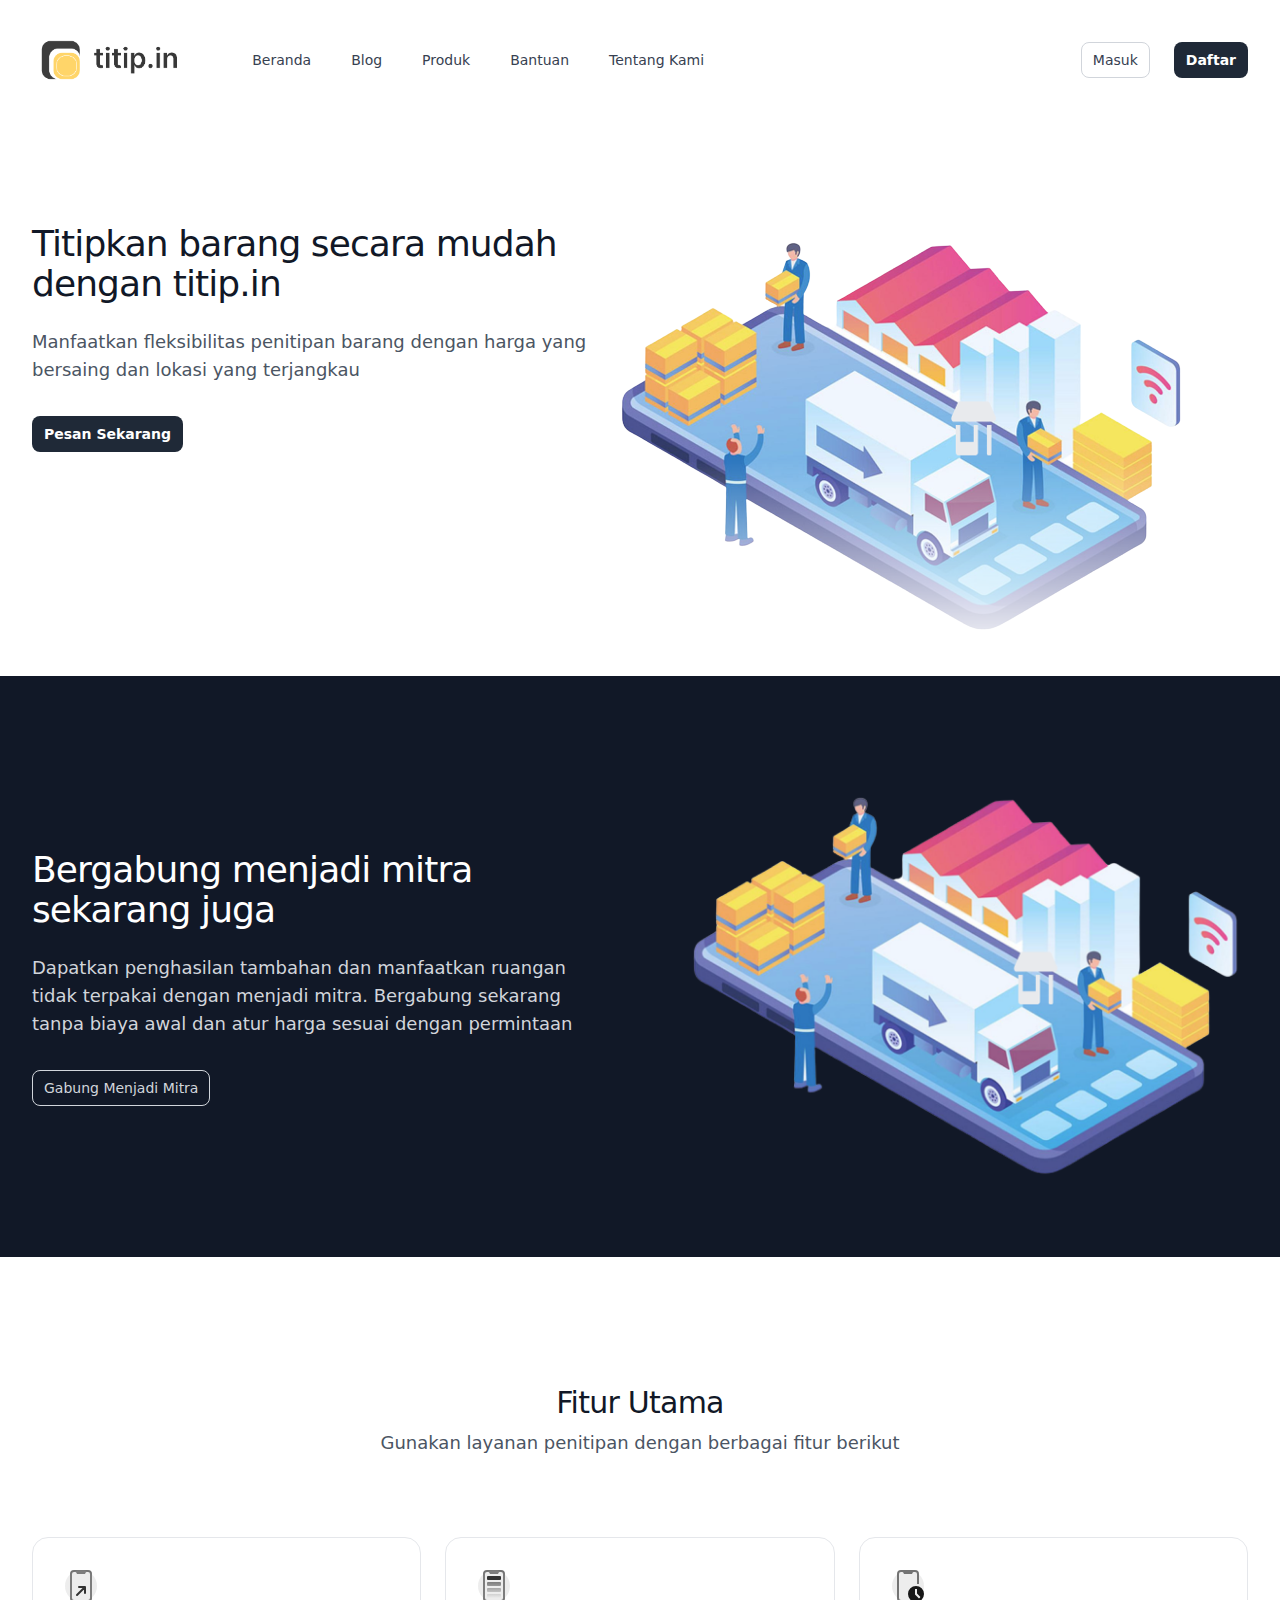
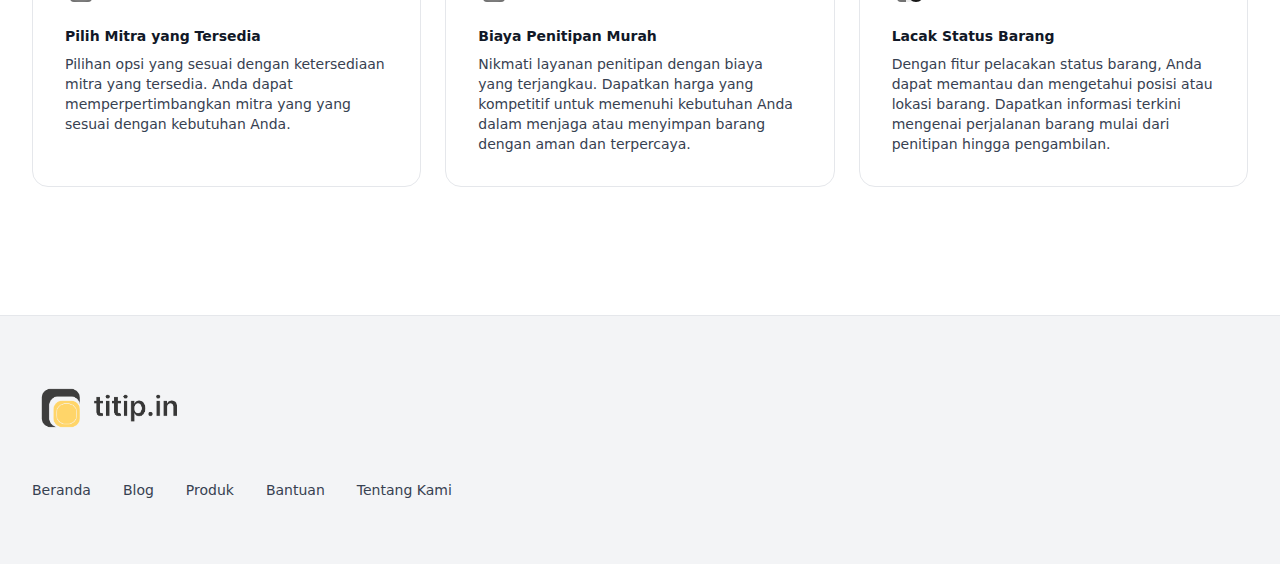
<file: index.html>
<!doctype html>
<html>
<head>
  <meta charset="UTF-8">
  <meta name="viewport" content="width=device-width, initial-scale=1.0">
  <link rel="shortcut icon" type="image/x-icon" href="./assets/images/logo.png">
  <title>titip.in : Layanan Penitipan Barang dengan Sistem Loker berbasis Daring</title>
  <link rel="stylesheet" href="./assets/css/index.css">
</head>
<body>

    <header>
        <nav>
          <div class="mx-auto max-w-7xl px-4 sm:px-6 lg:px-8 relative z-50 flex justify-between py-8">
            <div class="relative z-10 flex items-center gap-16">
              <a href="/" aria-label="Home">
                <img class="h-14 w-auto" aria-hidden="true" viewbox="0 0 160 24" fill="none" src="./assets/images/logo-text-right.png">
              </a>
      
              <div class="lg:flex lg:gap-10 sm:hidden md:hidden hidden" id="menu-desktop">
                <a class="relative -mx-3 -my-2 rounded-lg px-3 py-2 text-sm text-gray-700 transition-colors delay-150 hover:text-gray-900 hover:delay-[0ms]" href="/">
                  <span class="relative z-10">Beranda</span>
                </a>
                <a class="relative -mx-3 -my-2 rounded-lg px-3 py-2 text-sm text-gray-700 transition-colors delay-150 hover:text-gray-900 hover:delay-[0ms]" href="./blog">
                  <span class="relative z-10">Blog</span>
                </a>
                <a class="relative -mx-3 -my-2 rounded-lg px-3 py-2 text-sm text-gray-700 transition-colors delay-150 hover:text-gray-900 hover:delay-[0ms]" href="./api/produk.php">
                  <span class="relative z-10">Produk</span>
                </a>
                <a class="relative -mx-3 -my-2 rounded-lg px-3 py-2 text-sm text-gray-700 transition-colors delay-150 hover:text-gray-900 hover:delay-[0ms]" href="./api/kontak.php
                  <span class="relative z-10">Bantuan</span>
                </a>
                <a class="relative -mx-3 -my-2 rounded-lg px-3 py-2 text-sm text-gray-700 transition-colors delay-150 hover:text-gray-900 hover:delay-[0ms]" href="./api/tentang-kami">
                  <span class="relative z-10">Tentang Kami</span>
                </a>
              </div>
              
      
              <div class="hidden lg:flex lg:gap-10 lg:hidden" id="menu-mobile">
                <div class="absolute inset-x-0 top-0 z-0 origin-top rounded-b-2xl bg-gray-50 px-6 pb-6 pt-10 shadow-2xl shadow-gray-900/20 min-w-[50vw]" id="headlessui-popover-panel-:r1:" tabindex="-1" data-headlessui-state="open" data-projection-id="2" style="opacity: 1; transform: none;">
                  <div class="space-y-4">
                    <a class="block text-base leading-7 tracking-tight text-gray-700" data-headlessui-state="open" href="/">Beranda</a>
                    <a class="block text-base leading-7 tracking-tight text-gray-700" data-headlessui-state="open" href="./blog">Blog</a>
                    <a class="block text-base leading-7 tracking-tight text-gray-700" data-headlessui-state="open" href="./api/produk.php">Produk</a>
                    <a class="block text-base leading-7 tracking-tight text-gray-700" data-headlessui-state="open" href="./api/kontak.php">Bantuan</a>
                    <a class="block text-base leading-7 tracking-tight text-gray-700" data-headlessui-state="open" href="./api/tentang-kami.php">Tentang Kami</a>
                  </div>
                  <div class="mt-8 flex flex-col gap-4">
                    <a class="inline-flex justify-center rounded-lg border py-[calc(theme(spacing.2)-1px)] px-[calc(theme(spacing.3)-1px)] text-sm outline-2 outline-offset-2 transition-colors border-gray-300 text-gray-700 hover:border-gray-400 active:bg-gray-100 active:text-gray-700/80" href="./api/daftar-konsumen.php">Masuk</a>
                    <a class="inline-flex justify-center rounded-lg py-2 px-3 text-sm font-semibold outline-2 outline-offset-2 transition-colors bg-gray-800 text-white hover:bg-gray-900 active:bg-gray-800 active:text-white/80" href="./api/daftar-mitra.php">Daftar</a>
                  </div>
                </div>
              </div>
      
      
            </div>
            <div class="flex items-center gap-6">
              <div class="lg:hidden" data-headlessui-state="">
                <button class="relative z-10 -m-2 inline-flex items-center rounded-lg stroke-gray-900 p-2 hover:bg-gray-200/50 hover:stroke-gray-600 active:stroke-gray-900 [&amp;:not(:focus-visible)]:focus:outline-none" aria-label="Toggle site navigation" type="button" aria-expanded="false" data-headlessui-state="" id="headlessui-popover-button-:R2p6:">
                  <svg viewBox="0 0 24 24" fill="none" aria-hidden="true" class="h-6 w-6">
                    <path d="M5 6h14M5 18h14M5 12h14" stroke-width="2" stroke-linecap="round" stroke-linejoin="round"></path>
                  </svg>
                </button>
              </div>
      
              <a class="inline-flex justify-center rounded-lg border py-[calc(theme(spacing.2)-1px)] px-[calc(theme(spacing.3)-1px)] text-sm outline-2 outline-offset-2 transition-colors border-gray-300 text-gray-700 hover:border-gray-400 active:bg-gray-100 active:text-gray-700/80 hidden lg:block" href="./api/masuk">Masuk</a>
              <a class="inline-flex justify-center rounded-lg py-2 px-3 text-sm font-semibold outline-2 outline-offset-2 transition-colors bg-gray-800 text-white hover:bg-gray-900 active:bg-gray-800 active:text-white/80 hidden lg:block" href="./api/daftar-mitra.php">Daftar</a>
            </div>
          </div>
        
          <script>
            // JavaScript to handle mobile menu toggle
            const button = document.getElementById('headlessui-popover-button-:R2p6:');
            const menu = document.getElementById('menu-mobile');
      
        
            button.addEventListener('click', () => {
              const expanded = button.getAttribute('aria-expanded') === 'true' || false;
              button.setAttribute('aria-expanded', !expanded);
              menu.classList.toggle('hidden');
            });
          </script>
        </nav>
          </header>


          <main>
            <section id="banner-customer" class="overflow-hidden lg:py-20 sm:py-32 lg:pb-32 xl:pb-36">
              <div class="mx-auto max-w-7xl px-4 sm:px-6 lg:px-8">
                <div class="lg:grid lg:grid-cols-12 lg:gap-x-8 lg:gap-y-20">
                  <div class="relative z-10 mx-auto max-w-2xl lg:col-span-7 lg:max-w-none lg:pt-6 xl:col-span-6">
                    <h1 class="text-4xl font-medium tracking-tight text-gray-900">Titipkan barang secara mudah dengan titip.in</h1>
                    <p class="mt-6 text-lg text-gray-600">Manfaatkan fleksibilitas penitipan barang dengan harga yang bersaing dan lokasi yang terjangkau</p>
                    <div class="mt-8 flex flex-wrap gap-x-6 gap-y-4"><a class="inline-flex justify-center rounded-lg py-2 px-3 text-sm font-semibold outline-2 outline-offset-2 transition-colors bg-gray-800 text-white hover:bg-gray-900 active:bg-gray-800 active:text-white/80 lg:block" href="./api/daftar-konsumen.php">Pesan Sekarang</a>
      
                      
                      </div>
                  </div>
                  <div class="relative mt-10 sm:mt-20 lg:col-span-5 lg:row-span-2 lg:mt-0 xl:col-span-6">
                    <div class="absolute left-1/2 top-4 h-[1026px] w-[1026px] -translate-x-1/3 stroke-gray-300/70 [mask-image:linear-gradient(to_bottom,white_20%,transparent_75%)] sm:top-16 sm:-translate-x-1/2 lg:-top-16 lg:ml-12 xl:-top-14 xl:ml-0"></div>
                    <div class="-mx-4 pb-9 h-auto lg:h-[448px] px-9 [mask-image:linear-gradient(to_bottom,white_60%,transparent)] sm:mx-0 lg:absolute lg:-inset-x-10 lg:-bottom-20 lg:-top-10 lg:h-auto lg:px-0 lg:pt-10 xl:-bottom-32"><img src="./assets/images/vektor-mitra.png" alt="Embedded Image" class=""></div>
                  </div>
                </div>
              </div>
            </section>
      
              <section id="banner-mitra" aria-label="Features for investing all your money" class="bg-gray-900 pt-5 pb-20 lg:py-20 sm:py-32">
                  <div class="mx-auto max-w-7xl px-4 sm:px-6 lg:px-8 mt-20 md:mt-0">
                    <div class="grid grid-cols-12 items-center gap-8 lg:gap-16 xl:gap-24">
                      <div class="relative z-10 col-span-12 md:col-span-6 space-y-6" role="tablist" aria-orientation="vertical">
                        <div class="relative z-10 mx-auto max-w-2xl lg:col-span-7 lg:max-w-none lg:pt-6 xl:col-span-6">
                          <h1 class="text-4xl font-medium tracking-tight text-white">Bergabung menjadi mitra sekarang juga</h1>
                          <p class="mt-6 text-lg text-gray-300">Dapatkan penghasilan tambahan dan manfaatkan ruangan tidak terpakai dengan menjadi mitra. Bergabung sekarang tanpa biaya awal dan atur harga sesuai dengan permintaan </p>
                          <div class="mt-8 flex flex-wrap gap-x-6 gap-y-4"><a class="inline-flex justify-center rounded-lg border py-[calc(theme(spacing.2)-1px)] px-[calc(theme(spacing.3)-1px)] text-sm outline-2 outline-offset-2 transition-colors border-gray-300 text-gray-300 hover:border-gray-400 active:bg-gray-100 active:text-gray-400" href="./api/daftar-konsumen.php"><span class="">Gabung Menjadi Mitra</span></a></div>
                        </div>
                      </div>
                      <div class="relative col-span-12 md:col-span-6"><img src="./assets/images/vektor-mitra.png" alt="Embedded Image" class=""></div>
                    </div>
                  </div>
                </section>
                
      
            <section id="secondary-features" aria-label="Features for building a portfolio" class="py-20 sm:py-32">
              <div class="mx-auto max-w-7xl px-4 sm:px-6 lg:px-8">
                <div class="mx-auto max-w-2xl sm:text-center">
                  <h2 class="text-3xl font-medium tracking-tight text-gray-900">Fitur Utama</h2>
                  <p class="mt-2 text-lg text-gray-600">Gunakan layanan penitipan dengan berbagai fitur berikut</p>
                </div>
                <ul role="list" class="mx-auto mt-16 grid max-w-2xl grid-cols-1 gap-6 text-sm sm:mt-20 sm:grid-cols-2 md:gap-y-10 lg:max-w-none lg:grid-cols-3">
                  <li class="rounded-2xl border border-gray-200 p-8"><svg viewBox="0 0 32 32" aria-hidden="true" class="h-8 w-8">
                      <path fill-rule="evenodd" clip-rule="evenodd" d="M9 0a4 4 0 00-4 4v24a4 4 0 004 4h14a4 4 0 004-4V4a4 4 0 00-4-4H9zm0 2a2 2 0 00-2 2v24a2 2 0 002 2h14a2 2 0 002-2V4a2 2 0 00-2-2h-1.382a1 1 0 00-.894.553l-.448.894a1 1 0 01-.894.553h-6.764a1 1 0 01-.894-.553l-.448-.894A1 1 0 0010.382 2H9z" fill="#737373"></path>
                      <path d="M12 25l8-8m0 0h-6m6 0v6" stroke="#171717" stroke-width="2" stroke-linecap="round"></path>
                      <circle cx="16" cy="16" r="16" fill="#A3A3A3" fill-opacity="0.2"></circle>
                    </svg>
                    <h3 class="mt-6 font-semibold text-gray-900">Pilih Mitra yang Tersedia</h3>
                    <p class="mt-2 text-gray-700">Pilihan opsi yang sesuai dengan ketersediaan mitra yang tersedia. Anda dapat memperpertimbangkan mitra yang yang sesuai dengan kebutuhan Anda.</p>
                  </li>
                  <li class="rounded-2xl border border-gray-200 p-8"><svg viewBox="0 0 32 32" aria-hidden="true" class="h-8 w-8">
                      <path fill-rule="evenodd" clip-rule="evenodd" d="M9 0a4 4 0 00-4 4v24a4 4 0 004 4h14a4 4 0 004-4V4a4 4 0 00-4-4H9zm0 2a2 2 0 00-2 2v24a2 2 0 002 2h14a2 2 0 002-2V4a2 2 0 00-2-2h-1.382a1 1 0 00-.894.553l-.448.894a1 1 0 01-.894.553h-6.764a1 1 0 01-.894-.553l-.448-.894A1 1 0 0010.382 2H9z" fill="#737373"></path>
                      <path fill-rule="evenodd" clip-rule="evenodd" d="M9 13a1 1 0 011-1h12a1 1 0 011 1v2a1 1 0 01-1 1H10a1 1 0 01-1-1v-2zm0 6a1 1 0 011-1h12a1 1 0 011 1v2a1 1 0 01-1 1H10a1 1 0 01-1-1v-2zm1 5a1 1 0 00-1 1v2a1 1 0 001 1h12a1 1 0 001-1v-2a1 1 0 00-1-1H10z" fill="url(#:R1adm:-gradient)"></path>
                      <rect x="9" y="6" width="14" height="4" rx="1" fill="#171717"></rect>
                      <circle cx="16" cy="16" r="16" fill="#A3A3A3" fill-opacity="0.2"></circle>
                      <defs>
                        <linearGradient id=":R1adm:-gradient" x1="16" y1="12" x2="16" y2="28" gradientUnits="userSpaceOnUse">
                          <stop stop-color="#737373"></stop>
                          <stop offset="1" stop-color="#737373" stop-opacity="0"></stop>
                        </linearGradient>
                      </defs>
                    </svg>
                    <h3 class="mt-6 font-semibold text-gray-900">Biaya Penitipan Murah</h3>
                    <p class="mt-2 text-gray-700">Nikmati layanan penitipan dengan biaya yang terjangkau. Dapatkan harga yang kompetitif untuk memenuhi kebutuhan Anda dalam menjaga atau menyimpan barang dengan aman dan terpercaya.</p>
                  </li>
                  <li class="rounded-2xl border border-gray-200 p-8"><svg viewBox="0 0 32 32" aria-hidden="true" class="h-8 w-8">
                      <circle cx="16" cy="16" r="16" fill="#A3A3A3" fill-opacity="0.2"></circle>
                      <path fill-rule="evenodd" clip-rule="evenodd" d="M5 4a4 4 0 014-4h14a4 4 0 014 4v10h-2V4a2 2 0 00-2-2h-1.382a1 1 0 00-.894.553l-.448.894a1 1 0 01-.894.553h-6.764a1 1 0 01-.894-.553l-.448-.894A1 1 0 0010.382 2H9a2 2 0 00-2 2v24a2 2 0 002 2h5v2H9a4 4 0 01-4-4V4z" fill="#737373"></path>
                      <path fill-rule="evenodd" clip-rule="evenodd" d="M24 32a8 8 0 100-16 8 8 0 000 16zm1-8.414V19h-2v5.414l4 4L28.414 27 25 23.586z" fill="#171717"></path>
                    </svg>
                    <h3 class="mt-6 font-semibold text-gray-900">Lacak Status Barang</h3>
                    <p class="mt-2 text-gray-700">Dengan fitur pelacakan status barang, Anda dapat memantau dan mengetahui posisi atau lokasi barang. Dapatkan informasi terkini mengenai perjalanan barang mulai dari penitipan hingga pengambilan.</p>
                  </li>
                </ul>
              </div>
            </section>
          </main>

          <footer class="border-t border-gray-200 bg-gray-100">
            <div class="mx-auto max-w-7xl px-4 sm:px-6 lg:px-8">
              <div class="flex flex-col items-start justify-between gap-y-12 pb-6 pt-16 lg:flex-row lg:items-center lg:py-16">
                <div>
                  <div class="flex items-center text-gray-900">
                    <img class="h-14 w-auto" aria-hidden="true" viewbox="0 0 160 24" fill="none" src="./assets/images/logo-text-right.png">
                  </div>
                  <nav class="mt-11 flex gap-8"><a class="relative -mx-3 -my-2 rounded-lg px-3 py-2 text-sm text-gray-700 transition-colors delay-150 hover:text-gray-900 hover:delay-[0ms]" href="/"><span class="relative z-10">Beranda</span></a><a class="relative -mx-3 -my-2 rounded-lg px-3 py-2 text-sm text-gray-700 transition-colors delay-150 hover:text-gray-900 hover:delay-[0ms]" href="./blog"><span class="relative z-10">Blog</span></a><a class="relative -mx-3 -my-2 rounded-lg px-3 py-2 text-sm text-gray-700 transition-colors delay-150 hover:text-gray-900 hover:delay-[0ms]" href="./produk"><span class="relative z-10">Produk</span></a><a class="relative -mx-3 -my-2 rounded-lg px-3 py-2 text-sm text-gray-700 transition-colors delay-150 hover:text-gray-900 hover:delay-[0ms]" href="./bantuan"><span class="relative z-10">Bantuan</span></a><a class="relative -mx-3 -my-2 rounded-lg px-3 py-2 text-sm text-gray-700 transition-colors delay-150 hover:text-gray-900 hover:delay-[0ms]" href="./tentang-kami"><span class="relative z-10">Tentang Kami</span></a></nav>
                </div>
              </div>
            </div>
          </footer>

</body>
</html>
</file>
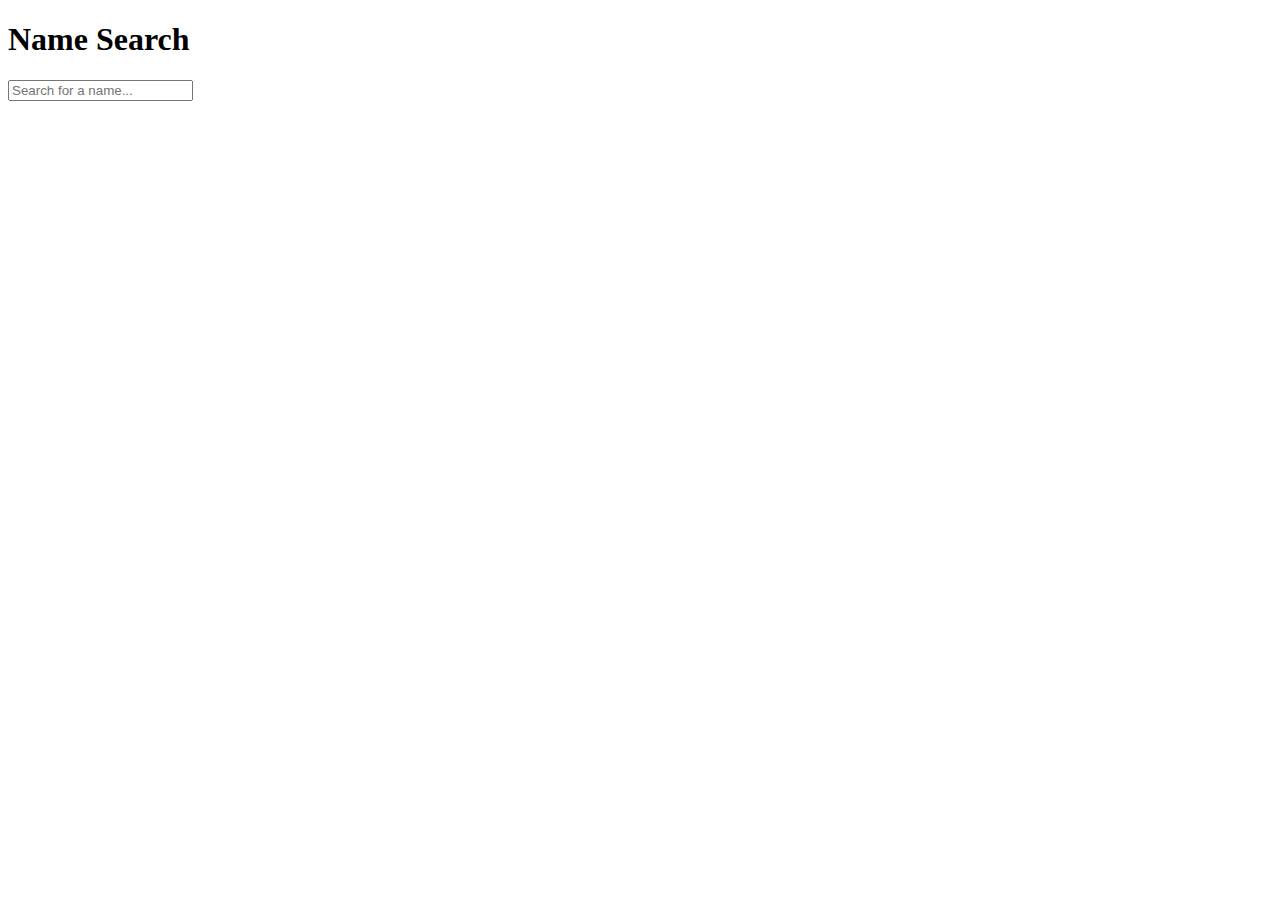
<file: anti.html>
<!DOCTYPE html>
<html lang="en">
<head>
    <meta charset="UTF-8">
    <meta name="viewport" content="width=device-width, initial-scale=1.0">
    <title>Name Search</title>
</head>
<body>
    <h1>Name Search</h1>
    <input type="text" id="searchInput" placeholder="Search for a name...">
    <div id="results"></div>

    <script>
        const searchInput = document.getElementById('searchInput');
        const resultsContainer = document.getElementById('results');

        searchInput.addEventListener('input', () => {
            const query = searchInput.value.trim();
            
            fetch(`./api/cari-nama.php?query=${encodeURIComponent(query)}`)
                .then(response => response.json())
                .then(data => {
                    resultsContainer.innerHTML = '';
                    const keys = Object.keys(data);

                    if (keys.length > 0) {
                        keys.forEach(key => {
                            const resultItem = document.createElement('div');
                            resultItem.textContent = data[key];
                            resultsContainer.appendChild(resultItem);
                        });
                    } else {
                        const noResults = document.createElement('div');
                        noResults.textContent = 'No results found.';
                        resultsContainer.appendChild(noResults);
                    }
                })
                .catch(error => {
                    console.error('Error fetching data:', error);
                    resultsContainer.innerHTML = 'An error occurred while fetching data.';
                });
        });
    </script>
</body>
</html>
</file>
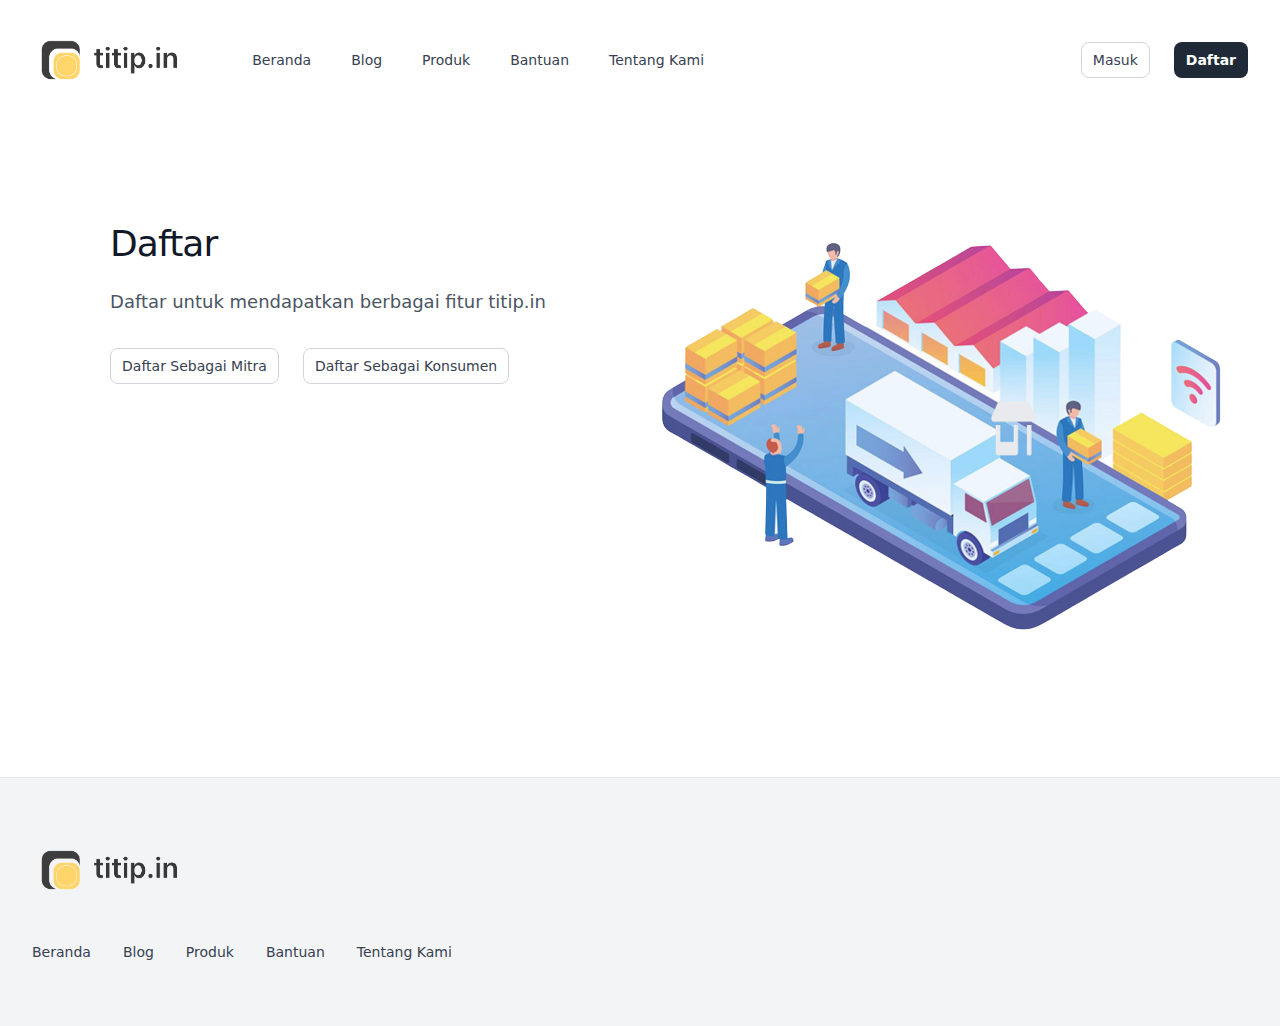
<file: daftar.html>
<!doctype html>
<html>
<head>
  <meta charset="UTF-8">
  <meta name="viewport" content="width=device-width, initial-scale=1.0">
  <link rel="shortcut icon" type="image/x-icon" href="./assets/images/logo.png">
  <title>titip.in : Layanan Penitipan Barang dengan Sistem Loker berbasis Daring</title>
  <link rel="stylesheet" href="./assets/css/index.css">
</head>
<body>

    <header>
        <nav>
          <div class="mx-auto max-w-7xl px-4 sm:px-6 lg:px-8 relative z-50 flex justify-between py-8">
            <div class="relative z-10 flex items-center gap-16">
              <a href="/" aria-label="Home">
                <img class="h-14 w-auto" aria-hidden="true" viewbox="0 0 160 24" fill="none" src="./assets/images/logo-text-right.png">
              </a>
      
              <div class="lg:flex lg:gap-10 sm:hidden md:hidden hidden" id="menu-desktop">
                <a class="relative -mx-3 -my-2 rounded-lg px-3 py-2 text-sm text-gray-700 transition-colors delay-150 hover:text-gray-900 hover:delay-[0ms]" href="/">
                  <span class="relative z-10">Beranda</span>
                </a>
                <a class="relative -mx-3 -my-2 rounded-lg px-3 py-2 text-sm text-gray-700 transition-colors delay-150 hover:text-gray-900 hover:delay-[0ms]" href="./blog">
                  <span class="relative z-10">Blog</span>
                </a>
                <a class="relative -mx-3 -my-2 rounded-lg px-3 py-2 text-sm text-gray-700 transition-colors delay-150 hover:text-gray-900 hover:delay-[0ms]" href="./produk">
                  <span class="relative z-10">Produk</span>
                </a>
                <a class="relative -mx-3 -my-2 rounded-lg px-3 py-2 text-sm text-gray-700 transition-colors delay-150 hover:text-gray-900 hover:delay-[0ms]" href="./bantuan">
                  <span class="relative z-10">Bantuan</span>
                </a>
                <a class="relative -mx-3 -my-2 rounded-lg px-3 py-2 text-sm text-gray-700 transition-colors delay-150 hover:text-gray-900 hover:delay-[0ms]" href="./tentang-kami">
                  <span class="relative z-10">Tentang Kami</span>
                </a>
              </div>
              
      
              <div class="hidden lg:flex lg:gap-10 lg:hidden" id="menu-mobile">
                <div class="absolute inset-x-0 top-0 z-0 origin-top rounded-b-2xl bg-gray-50 px-6 pb-6 pt-10 shadow-2xl shadow-gray-900/20 min-w-[50vw]" id="headlessui-popover-panel-:r1:" tabindex="-1" data-headlessui-state="open" data-projection-id="2" style="opacity: 1; transform: none;">
                  <div class="space-y-4">
                    <a class="block text-base leading-7 tracking-tight text-gray-700" data-headlessui-state="open" href="/">Beranda</a>
                    <a class="block text-base leading-7 tracking-tight text-gray-700" data-headlessui-state="open" href="./blog">Blog</a>
                    <a class="block text-base leading-7 tracking-tight text-gray-700" data-headlessui-state="open" href="./produk">Produk</a>
                    <a class="block text-base leading-7 tracking-tight text-gray-700" data-headlessui-state="open" href="./bantuan">Bantuan</a>
                    <a class="block text-base leading-7 tracking-tight text-gray-700" data-headlessui-state="open" href="./tentang-kami">Tentang Kami</a>
                  </div>
                  <div class="mt-8 flex flex-col gap-4">
                    <a class="inline-flex justify-center rounded-lg border py-[calc(theme(spacing.2)-1px)] px-[calc(theme(spacing.3)-1px)] text-sm outline-2 outline-offset-2 transition-colors border-gray-300 text-gray-700 hover:border-gray-400 active:bg-gray-100 active:text-gray-700/80" href="./api/masuk">Masuk</a>
                    <a class="inline-flex justify-center rounded-lg py-2 px-3 text-sm font-semibold outline-2 outline-offset-2 transition-colors bg-gray-800 text-white hover:bg-gray-900 active:bg-gray-800 active:text-white/80" href="./api/daftar">Daftar</a>
                  </div>
                </div>
              </div>
      
      
            </div>
            <div class="flex items-center gap-6">
              <div class="lg:hidden" data-headlessui-state="">
                <button class="relative z-10 -m-2 inline-flex items-center rounded-lg stroke-gray-900 p-2 hover:bg-gray-200/50 hover:stroke-gray-600 active:stroke-gray-900 [&amp;:not(:focus-visible)]:focus:outline-none" aria-label="Toggle site navigation" type="button" aria-expanded="false" data-headlessui-state="" id="headlessui-popover-button-:R2p6:">
                  <svg viewBox="0 0 24 24" fill="none" aria-hidden="true" class="h-6 w-6">
                    <path d="M5 6h14M5 18h14M5 12h14" stroke-width="2" stroke-linecap="round" stroke-linejoin="round"></path>
                  </svg>
                </button>
              </div>
      
              <a class="inline-flex justify-center rounded-lg border py-[calc(theme(spacing.2)-1px)] px-[calc(theme(spacing.3)-1px)] text-sm outline-2 outline-offset-2 transition-colors border-gray-300 text-gray-700 hover:border-gray-400 active:bg-gray-100 active:text-gray-700/80 hidden lg:block" href="./api/masuk">Masuk</a>
              <a class="inline-flex justify-center rounded-lg py-2 px-3 text-sm font-semibold outline-2 outline-offset-2 transition-colors bg-gray-800 text-white hover:bg-gray-900 active:bg-gray-800 active:text-white/80 hidden lg:block" href="./api/daftar">Daftar</a>
            </div>
          </div>
        
          <script>
            // JavaScript to handle mobile menu toggle
            const button = document.getElementById('headlessui-popover-button-:R2p6:');
            const menu = document.getElementById('menu-mobile');
      
        
            button.addEventListener('click', () => {
              const expanded = button.getAttribute('aria-expanded') === 'true' || false;
              button.setAttribute('aria-expanded', !expanded);
              menu.classList.toggle('hidden');
            });
          </script>
        </nav>
          </header>


      
            <main>
              <section id="banner-customer" class="overflow-hidden lg:py-20 sm:py-32 lg:pb-32 xl:pb-36">
                <div class="mx-auto max-w-7xl px-4 sm:px-6 lg:px-8">
                  <div class="lg:grid lg:grid-cols-12 lg:gap-x-8 lg:gap-y-20">
                    <div class="relative z-10 mx-auto max-w-2xl lg:col-span-7 lg:max-w-none lg:pt-6 xl:col-span-6">
                      <h1 class="text-4xl font-medium tracking-tight text-gray-900">Daftar</h1>
                      <p class="mt-6 text-lg text-gray-600">Daftar untuk mendapatkan berbagai fitur titip.in
  
  </p>
                      <div class="mt-8 flex flex-wrap gap-x-6 gap-y-4"><a class="inline-flex justify-center rounded-lg border py-[calc(theme(spacing.2)-1px)] px-[calc(theme(spacing.3)-1px)] text-sm outline-2 outline-offset-2 transition-colors border-gray-300 text-gray-700 hover:border-gray-400 active:bg-gray-100 active:text-gray-700/80" href="https://www.youtube.com/watch?v=dQw4w9WgXcQ"><span class="">Daftar Sebagai Mitra</span></a><a class="inline-flex justify-center rounded-lg border py-[calc(theme(spacing.2)-1px)] px-[calc(theme(spacing.3)-1px)] text-sm outline-2 outline-offset-2 transition-colors border-gray-300 text-gray-700 hover:border-gray-400 active:bg-gray-100 active:text-gray-700/80" href="https://www.youtube.com/watch?v=dQw4w9WgXcQ"><span class="">Daftar Sebagai Konsumen</span></a></div>
                    </div>
                    <div class="relative mt-10 sm:mt-20 lg:col-span-5 lg:row-span-2 lg:mt-0 xl:col-span-6">
                      
                      <img src="./assets/images/vektor-mitra.png" alt="Embedded Image" class="max-w-sm">
                    </div>
                  </div>
                </div>
              </section>
          </main>
      


          <footer class="border-t border-gray-200 bg-gray-100">
            <div class="mx-auto max-w-7xl px-4 sm:px-6 lg:px-8">
              <div class="flex flex-col items-start justify-between gap-y-12 pb-6 pt-16 lg:flex-row lg:items-center lg:py-16">
                <div>
                  <div class="flex items-center text-gray-900">
                    <img class="h-14 w-auto" aria-hidden="true" viewbox="0 0 160 24" fill="none" src="./assets/images/logo-text-right.png">
                  </div>
                  <nav class="mt-11 flex gap-8"><a class="relative -mx-3 -my-2 rounded-lg px-3 py-2 text-sm text-gray-700 transition-colors delay-150 hover:text-gray-900 hover:delay-[0ms]" href="/"><span class="relative z-10">Beranda</span></a><a class="relative -mx-3 -my-2 rounded-lg px-3 py-2 text-sm text-gray-700 transition-colors delay-150 hover:text-gray-900 hover:delay-[0ms]" href="./blog"><span class="relative z-10">Blog</span></a><a class="relative -mx-3 -my-2 rounded-lg px-3 py-2 text-sm text-gray-700 transition-colors delay-150 hover:text-gray-900 hover:delay-[0ms]" href="./produk"><span class="relative z-10">Produk</span></a><a class="relative -mx-3 -my-2 rounded-lg px-3 py-2 text-sm text-gray-700 transition-colors delay-150 hover:text-gray-900 hover:delay-[0ms]" href="./bantuan"><span class="relative z-10">Bantuan</span></a><a class="relative -mx-3 -my-2 rounded-lg px-3 py-2 text-sm text-gray-700 transition-colors delay-150 hover:text-gray-900 hover:delay-[0ms]" href="./tentang-kami"><span class="relative z-10">Tentang Kami</span></a></nav>
                </div>
              </div>
            </div>
          </footer>

</body>
</html>
</file>
<file: assets/css/index.css>
/* ! tailwindcss v3.3.3 | MIT License | https://tailwindcss.com */*,::after,::before{box-sizing:border-box;border-width:0;border-style:solid;border-color:#e5e7eb}::after,::before{--tw-content:''}html{line-height:1.5;-webkit-text-size-adjust:100%;-moz-tab-size:4;tab-size:4;font-family:ui-sans-serif, system-ui, -apple-system, BlinkMacSystemFont, "Segoe UI", Roboto, "Helvetica Neue", Arial, "Noto Sans", sans-serif, "Apple Color Emoji", "Segoe UI Emoji", "Segoe UI Symbol", "Noto Color Emoji";font-feature-settings:normal;font-variation-settings:normal}body{margin:0;line-height:inherit}hr{height:0;color:inherit;border-top-width:1px}abbr:where([title]){-webkit-text-decoration:underline dotted;text-decoration:underline dotted}h1,h2,h3,h4,h5,h6{font-size:inherit;font-weight:inherit}a{color:inherit;text-decoration:inherit}b,strong{font-weight:bolder}code,kbd,pre,samp{font-family:ui-monospace, SFMono-Regular, Menlo, Monaco, Consolas, "Liberation Mono", "Courier New", monospace;font-size:1em}small{font-size:80%}sub,sup{font-size:75%;line-height:0;position:relative;vertical-align:baseline}sub{bottom:-.25em}sup{top:-.5em}table{text-indent:0;border-color:inherit;border-collapse:collapse}button,input,optgroup,select,textarea{font-family:inherit;font-feature-settings:inherit;font-variation-settings:inherit;font-size:100%;font-weight:inherit;line-height:inherit;color:inherit;margin:0;padding:0}button,select{text-transform:none}[type=button],[type=reset],[type=submit],button{-webkit-appearance:button;background-color:transparent;background-image:none}:-moz-focusring{outline:auto}:-moz-ui-invalid{box-shadow:none}progress{vertical-align:baseline}::-webkit-inner-spin-button,::-webkit-outer-spin-button{height:auto}[type=search]{-webkit-appearance:textfield;outline-offset:-2px}::-webkit-search-decoration{-webkit-appearance:none}::-webkit-file-upload-button{-webkit-appearance:button;font:inherit}summary{display:list-item}blockquote,dd,dl,figure,h1,h2,h3,h4,h5,h6,hr,p,pre{margin:0}fieldset{margin:0;padding:0}legend{padding:0}menu,ol,ul{list-style:none;margin:0;padding:0}dialog{padding:0}textarea{resize:vertical}input::placeholder,textarea::placeholder{opacity:1;color:#9ca3af}[role=button],button{cursor:pointer}:disabled{cursor:default}audio,canvas,embed,iframe,img,object,svg,video{display:block;vertical-align:middle}img,video{max-width:100%;height:auto}[hidden]{display:none}*, ::before, ::after{--tw-border-spacing-x:0;--tw-border-spacing-y:0;--tw-translate-x:0;--tw-translate-y:0;--tw-rotate:0;--tw-skew-x:0;--tw-skew-y:0;--tw-scale-x:1;--tw-scale-y:1;--tw-pan-x: ;--tw-pan-y: ;--tw-pinch-zoom: ;--tw-scroll-snap-strictness:proximity;--tw-gradient-from-position: ;--tw-gradient-via-position: ;--tw-gradient-to-position: ;--tw-ordinal: ;--tw-slashed-zero: ;--tw-numeric-figure: ;--tw-numeric-spacing: ;--tw-numeric-fraction: ;--tw-ring-inset: ;--tw-ring-offset-width:0px;--tw-ring-offset-color:#fff;--tw-ring-color:rgb(59 130 246 / 0.5);--tw-ring-offset-shadow:0 0 #0000;--tw-ring-shadow:0 0 #0000;--tw-shadow:0 0 #0000;--tw-shadow-colored:0 0 #0000;--tw-blur: ;--tw-brightness: ;--tw-contrast: ;--tw-grayscale: ;--tw-hue-rotate: ;--tw-invert: ;--tw-saturate: ;--tw-sepia: ;--tw-drop-shadow: ;--tw-backdrop-blur: ;--tw-backdrop-brightness: ;--tw-backdrop-contrast: ;--tw-backdrop-grayscale: ;--tw-backdrop-hue-rotate: ;--tw-backdrop-invert: ;--tw-backdrop-opacity: ;--tw-backdrop-saturate: ;--tw-backdrop-sepia: }::backdrop{--tw-border-spacing-x:0;--tw-border-spacing-y:0;--tw-translate-x:0;--tw-translate-y:0;--tw-rotate:0;--tw-skew-x:0;--tw-skew-y:0;--tw-scale-x:1;--tw-scale-y:1;--tw-pan-x: ;--tw-pan-y: ;--tw-pinch-zoom: ;--tw-scroll-snap-strictness:proximity;--tw-gradient-from-position: ;--tw-gradient-via-position: ;--tw-gradient-to-position: ;--tw-ordinal: ;--tw-slashed-zero: ;--tw-numeric-figure: ;--tw-numeric-spacing: ;--tw-numeric-fraction: ;--tw-ring-inset: ;--tw-ring-offset-width:0px;--tw-ring-offset-color:#fff;--tw-ring-color:rgb(59 130 246 / 0.5);--tw-ring-offset-shadow:0 0 #0000;--tw-ring-shadow:0 0 #0000;--tw-shadow:0 0 #0000;--tw-shadow-colored:0 0 #0000;--tw-blur: ;--tw-brightness: ;--tw-contrast: ;--tw-grayscale: ;--tw-hue-rotate: ;--tw-invert: ;--tw-saturate: ;--tw-sepia: ;--tw-drop-shadow: ;--tw-backdrop-blur: ;--tw-backdrop-brightness: ;--tw-backdrop-contrast: ;--tw-backdrop-grayscale: ;--tw-backdrop-hue-rotate: ;--tw-backdrop-invert: ;--tw-backdrop-opacity: ;--tw-backdrop-saturate: ;--tw-backdrop-sepia: }.absolute{position:absolute}.relative{position:relative}.inset-x-0{left:0px;right:0px}.top-0{top:0px}.left-1\/2{left:50%}.top-4{top:1rem}.z-0{z-index:0}.z-10{z-index:10}.z-50{z-index:50}.col-span-12{grid-column:span 12 / span 12}.-m-2{margin:-0.5rem}.-mx-3{margin-left:-0.75rem;margin-right:-0.75rem}.-my-2{margin-top:-0.5rem;margin-bottom:-0.5rem}.mx-auto{margin-left:auto;margin-right:auto}.-mx-4{margin-left:-1rem;margin-right:-1rem}.mt-8{margin-top:2rem}.ml-2{margin-left:0.5rem}.ml-2\.5{margin-left:0.625rem}.mt-10{margin-top:2.5rem}.mt-11{margin-top:2.75rem}.mt-16{margin-top:4rem}.mt-2{margin-top:0.5rem}.mt-20{margin-top:5rem}.mt-6{margin-top:1.5rem}.block{display:block}.flex{display:flex}.inline-flex{display:inline-flex}.grid{display:grid}.hidden{display:none}.h-14{height:3.5rem}.h-6{height:1.5rem}.h-8{height:2rem}.h-\[1026px\]{height:1026px}.h-auto{height:auto}.w-6{width:1.5rem}.w-auto{width:auto}.w-8{width:2rem}.w-\[1026px\]{width:1026px}.min-w-\[50vw\]{min-width:50vw}.max-w-7xl{max-width:80rem}.max-w-2xl{max-width:42rem}.flex-none{flex:none}.origin-top{transform-origin:top}.-translate-x-1\/3{--tw-translate-x:-33.333333%;transform:translate(var(--tw-translate-x), var(--tw-translate-y)) rotate(var(--tw-rotate)) skewX(var(--tw-skew-x)) skewY(var(--tw-skew-y)) scaleX(var(--tw-scale-x)) scaleY(var(--tw-scale-y))}.grid-cols-1{grid-template-columns:repeat(1, minmax(0, 1fr))}.grid-cols-12{grid-template-columns:repeat(12, minmax(0, 1fr))}.flex-col{flex-direction:column}.flex-wrap{flex-wrap:wrap}.items-start{align-items:flex-start}.items-center{align-items:center}.justify-center{justify-content:center}.justify-between{justify-content:space-between}.gap-16{gap:4rem}.gap-4{gap:1rem}.gap-6{gap:1.5rem}.gap-8{gap:2rem}.gap-x-6{column-gap:1.5rem}.gap-y-12{row-gap:3rem}.gap-y-4{row-gap:1rem}.space-y-4 > :not([hidden]) ~ :not([hidden]){--tw-space-y-reverse:0;margin-top:calc(1rem * calc(1 - var(--tw-space-y-reverse)));margin-bottom:calc(1rem * var(--tw-space-y-reverse))}.space-y-6 > :not([hidden]) ~ :not([hidden]){--tw-space-y-reverse:0;margin-top:calc(1.5rem * calc(1 - var(--tw-space-y-reverse)));margin-bottom:calc(1.5rem * var(--tw-space-y-reverse))}.overflow-hidden{overflow:hidden}.rounded-lg{border-radius:0.5rem}.rounded-2xl{border-radius:1rem}.rounded-b-2xl{border-bottom-right-radius:1rem;border-bottom-left-radius:1rem}.border{border-width:1px}.border-t{border-top-width:1px}.border-gray-300{--tw-border-opacity:1;border-color:rgb(209 213 219 / var(--tw-border-opacity))}.border-gray-200{--tw-border-opacity:1;border-color:rgb(229 231 235 / var(--tw-border-opacity))}.bg-gray-50{--tw-bg-opacity:1;background-color:rgb(249 250 251 / var(--tw-bg-opacity))}.bg-gray-800{--tw-bg-opacity:1;background-color:rgb(31 41 55 / var(--tw-bg-opacity))}.bg-gray-100{--tw-bg-opacity:1;background-color:rgb(243 244 246 / var(--tw-bg-opacity))}.bg-gray-900{--tw-bg-opacity:1;background-color:rgb(17 24 39 / var(--tw-bg-opacity))}.stroke-gray-900{stroke:#111827}.stroke-gray-300\/70{stroke:rgb(209 213 219 / 0.7)}.p-2{padding:0.5rem}.p-8{padding:2rem}.px-3{padding-left:0.75rem;padding-right:0.75rem}.px-4{padding-left:1rem;padding-right:1rem}.px-6{padding-left:1.5rem;padding-right:1.5rem}.px-\[calc\(theme\(spacing\.3\)-1px\)\]{padding-left:calc(0.75rem - 1px);padding-right:calc(0.75rem - 1px)}.py-2{padding-top:0.5rem;padding-bottom:0.5rem}.py-8{padding-top:2rem;padding-bottom:2rem}.py-\[calc\(theme\(spacing\.2\)-1px\)\]{padding-top:calc(0.5rem - 1px);padding-bottom:calc(0.5rem - 1px)}.px-9{padding-left:2.25rem;padding-right:2.25rem}.py-20{padding-top:5rem;padding-bottom:5rem}.pb-6{padding-bottom:1.5rem}.pt-10{padding-top:2.5rem}.pb-20{padding-bottom:5rem}.pb-9{padding-bottom:2.25rem}.pt-16{padding-top:4rem}.pt-5{padding-top:1.25rem}.text-base{font-size:1rem;line-height:1.5rem}.text-sm{font-size:0.875rem;line-height:1.25rem}.text-3xl{font-size:1.875rem;line-height:2.25rem}.text-4xl{font-size:2.25rem;line-height:2.5rem}.text-lg{font-size:1.125rem;line-height:1.75rem}.font-semibold{font-weight:600}.font-medium{font-weight:500}.leading-7{line-height:1.75rem}.tracking-tight{letter-spacing:-0.025em}.text-gray-700{--tw-text-opacity:1;color:rgb(55 65 81 / var(--tw-text-opacity))}.text-white{--tw-text-opacity:1;color:rgb(255 255 255 / var(--tw-text-opacity))}.text-gray-300{--tw-text-opacity:1;color:rgb(209 213 219 / var(--tw-text-opacity))}.text-gray-600{--tw-text-opacity:1;color:rgb(75 85 99 / var(--tw-text-opacity))}.text-gray-900{--tw-text-opacity:1;color:rgb(17 24 39 / var(--tw-text-opacity))}.shadow-2xl{--tw-shadow:0 25px 50px -12px rgb(0 0 0 / 0.25);--tw-shadow-colored:0 25px 50px -12px var(--tw-shadow-color);box-shadow:var(--tw-ring-offset-shadow, 0 0 #0000), var(--tw-ring-shadow, 0 0 #0000), var(--tw-shadow)}.shadow-gray-900\/20{--tw-shadow-color:rgb(17 24 39 / 0.2);--tw-shadow:var(--tw-shadow-colored)}.outline-2{outline-width:2px}.outline-offset-2{outline-offset:2px}.transition-colors{transition-property:color, background-color, border-color, fill, stroke, -webkit-text-decoration-color;transition-property:color, background-color, border-color, text-decoration-color, fill, stroke;transition-property:color, background-color, border-color, text-decoration-color, fill, stroke, -webkit-text-decoration-color;transition-timing-function:cubic-bezier(0.4, 0, 0.2, 1);transition-duration:150ms}.delay-150{transition-delay:150ms}.\[mask-image\:linear-gradient\(to_bottom\2c white_20\%\2c transparent_75\%\)\]{-webkit-mask-image:linear-gradient(to bottom,white 20%,transparent 75%);mask-image:linear-gradient(to bottom,white 20%,transparent 75%)}.\[mask-image\:linear-gradient\(to_bottom\2c white_60\%\2c transparent\)\]{-webkit-mask-image:linear-gradient(to bottom,white 60%,transparent);mask-image:linear-gradient(to bottom,white 60%,transparent)}.hover\:border-gray-400:hover{--tw-border-opacity:1;border-color:rgb(156 163 175 / var(--tw-border-opacity))}.hover\:bg-gray-200\/50:hover{background-color:rgb(229 231 235 / 0.5)}.hover\:bg-gray-900:hover{--tw-bg-opacity:1;background-color:rgb(17 24 39 / var(--tw-bg-opacity))}.hover\:stroke-gray-600:hover{stroke:#4b5563}.hover\:text-gray-900:hover{--tw-text-opacity:1;color:rgb(17 24 39 / var(--tw-text-opacity))}.hover\:delay-\[0ms\]:hover{transition-delay:0ms}.active\:bg-gray-100:active{--tw-bg-opacity:1;background-color:rgb(243 244 246 / var(--tw-bg-opacity))}.active\:bg-gray-800:active{--tw-bg-opacity:1;background-color:rgb(31 41 55 / var(--tw-bg-opacity))}.active\:stroke-gray-900:active{stroke:#111827}.active\:text-gray-700\/80:active{color:rgb(55 65 81 / 0.8)}.active\:text-white\/80:active{color:rgb(255 255 255 / 0.8)}.active\:text-gray-400:active{--tw-text-opacity:1;color:rgb(156 163 175 / var(--tw-text-opacity))}@media (min-width: 640px){.sm\:top-16{top:4rem}.sm\:mx-0{margin-left:0px;margin-right:0px}.sm\:mt-20{margin-top:5rem}.sm\:hidden{display:none}.sm\:-translate-x-1\/2{--tw-translate-x:-50%;transform:translate(var(--tw-translate-x), var(--tw-translate-y)) rotate(var(--tw-rotate)) skewX(var(--tw-skew-x)) skewY(var(--tw-skew-y)) scaleX(var(--tw-scale-x)) scaleY(var(--tw-scale-y))}.sm\:grid-cols-2{grid-template-columns:repeat(2, minmax(0, 1fr))}.sm\:px-6{padding-left:1.5rem;padding-right:1.5rem}.sm\:py-32{padding-top:8rem;padding-bottom:8rem}.sm\:text-center{text-align:center}}@media (min-width: 768px){.md\:col-span-6{grid-column:span 6 / span 6}.md\:mt-0{margin-top:0px}.md\:hidden{display:none}.md\:gap-y-10{row-gap:2.5rem}}@media (min-width: 1024px){.lg\:absolute{position:absolute}.lg\:-inset-x-10{left:-2.5rem;right:-2.5rem}.lg\:-bottom-20{bottom:-5rem}.lg\:-top-10{top:-2.5rem}.lg\:-top-16{top:-4rem}.lg\:col-span-5{grid-column:span 5 / span 5}.lg\:col-span-7{grid-column:span 7 / span 7}.lg\:row-span-2{grid-row:span 2 / span 2}.lg\:ml-12{margin-left:3rem}.lg\:mt-0{margin-top:0px}.lg\:block{display:block}.lg\:flex{display:flex}.lg\:grid{display:grid}.lg\:hidden{display:none}.lg\:h-\[448px\]{height:448px}.lg\:h-auto{height:auto}.lg\:max-w-none{max-width:none}.lg\:grid-cols-12{grid-template-columns:repeat(12, minmax(0, 1fr))}.lg\:grid-cols-3{grid-template-columns:repeat(3, minmax(0, 1fr))}.lg\:flex-row{flex-direction:row}.lg\:items-center{align-items:center}.lg\:gap-10{gap:2.5rem}.lg\:gap-16{gap:4rem}.lg\:gap-x-8{column-gap:2rem}.lg\:gap-y-20{row-gap:5rem}.lg\:px-8{padding-left:2rem;padding-right:2rem}.lg\:px-0{padding-left:0px;padding-right:0px}.lg\:py-16{padding-top:4rem;padding-bottom:4rem}.lg\:py-20{padding-top:5rem;padding-bottom:5rem}.lg\:pb-32{padding-bottom:8rem}.lg\:pt-10{padding-top:2.5rem}.lg\:pt-6{padding-top:1.5rem}}@media (min-width: 1280px){.xl\:-bottom-32{bottom:-8rem}.xl\:-top-14{top:-3.5rem}.xl\:col-span-6{grid-column:span 6 / span 6}.xl\:ml-0{margin-left:0px}.xl\:gap-24{gap:6rem}.xl\:pb-36{padding-bottom:9rem}}.\[\&\:not\(\:focus-visible\)\]\:focus\:outline-none:focus:not(:focus-visible){outline:2px solid transparent;outline-offset:2px}
</file>
